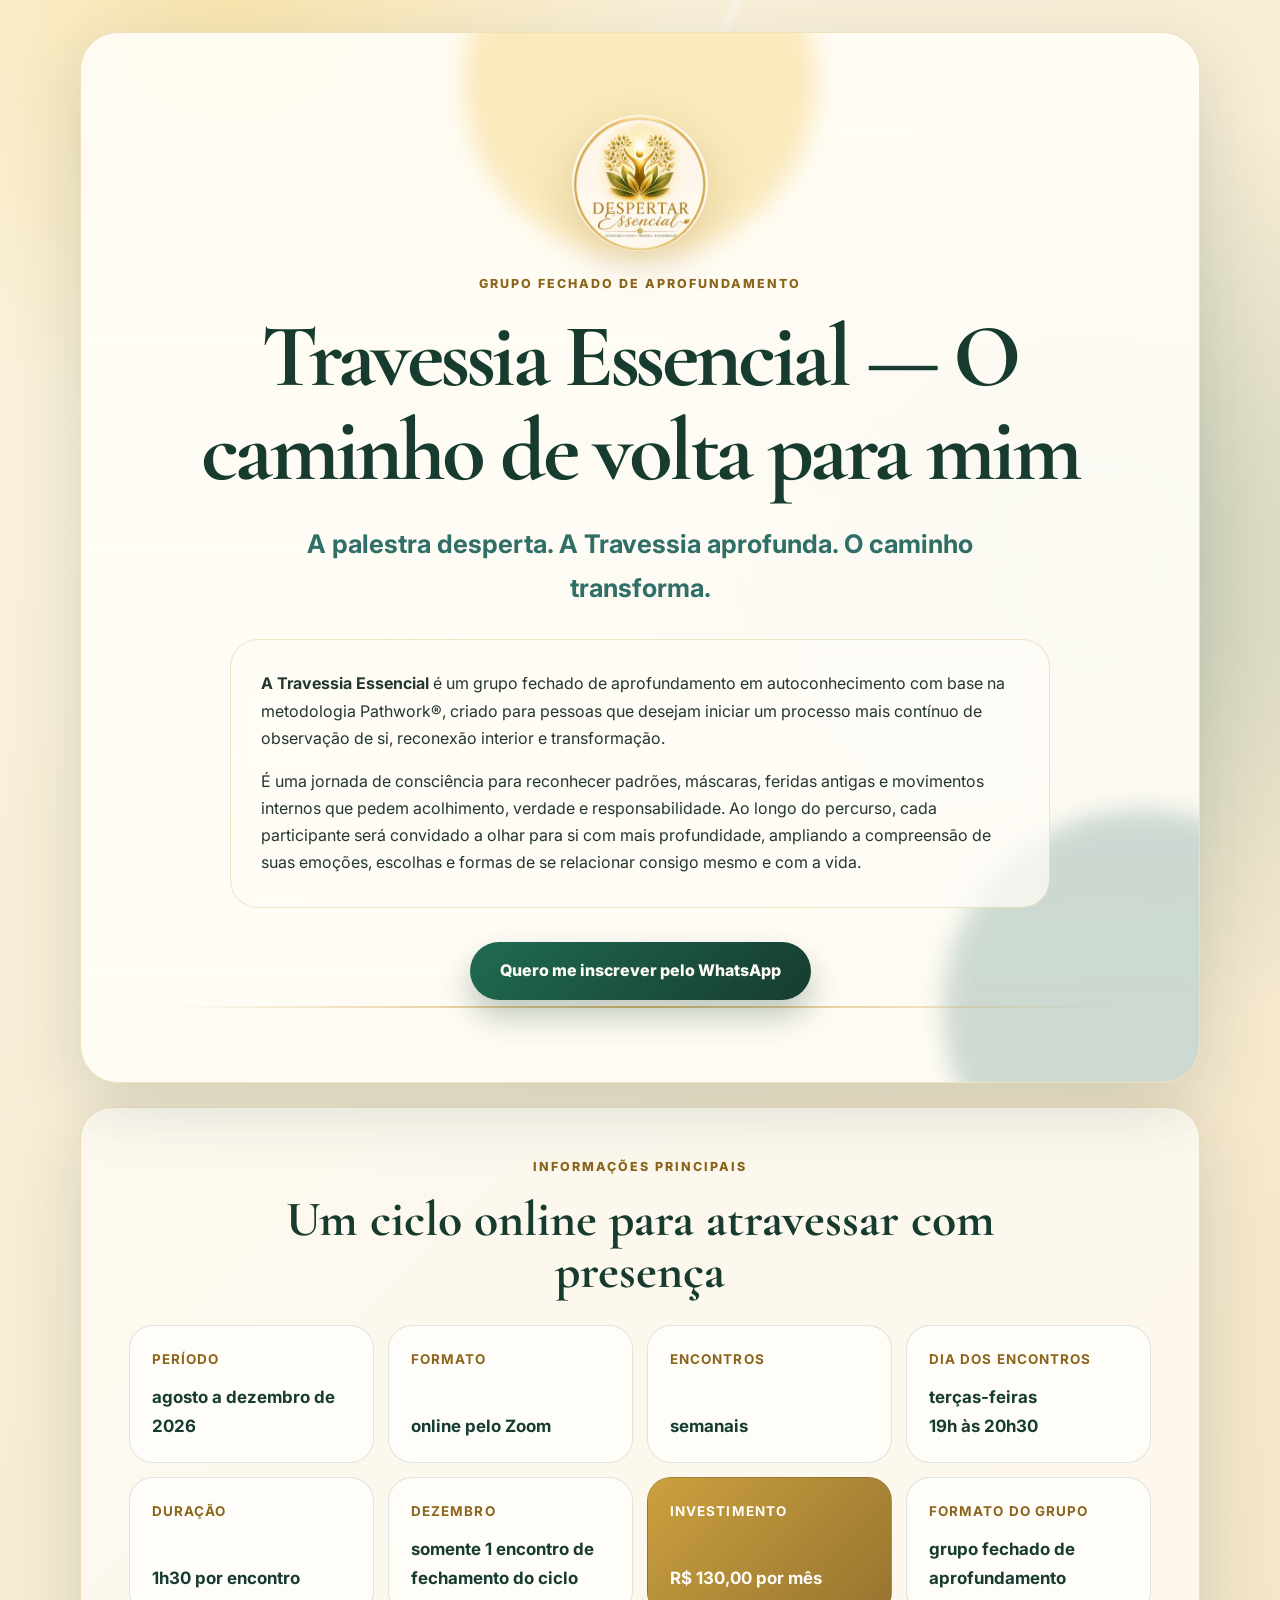
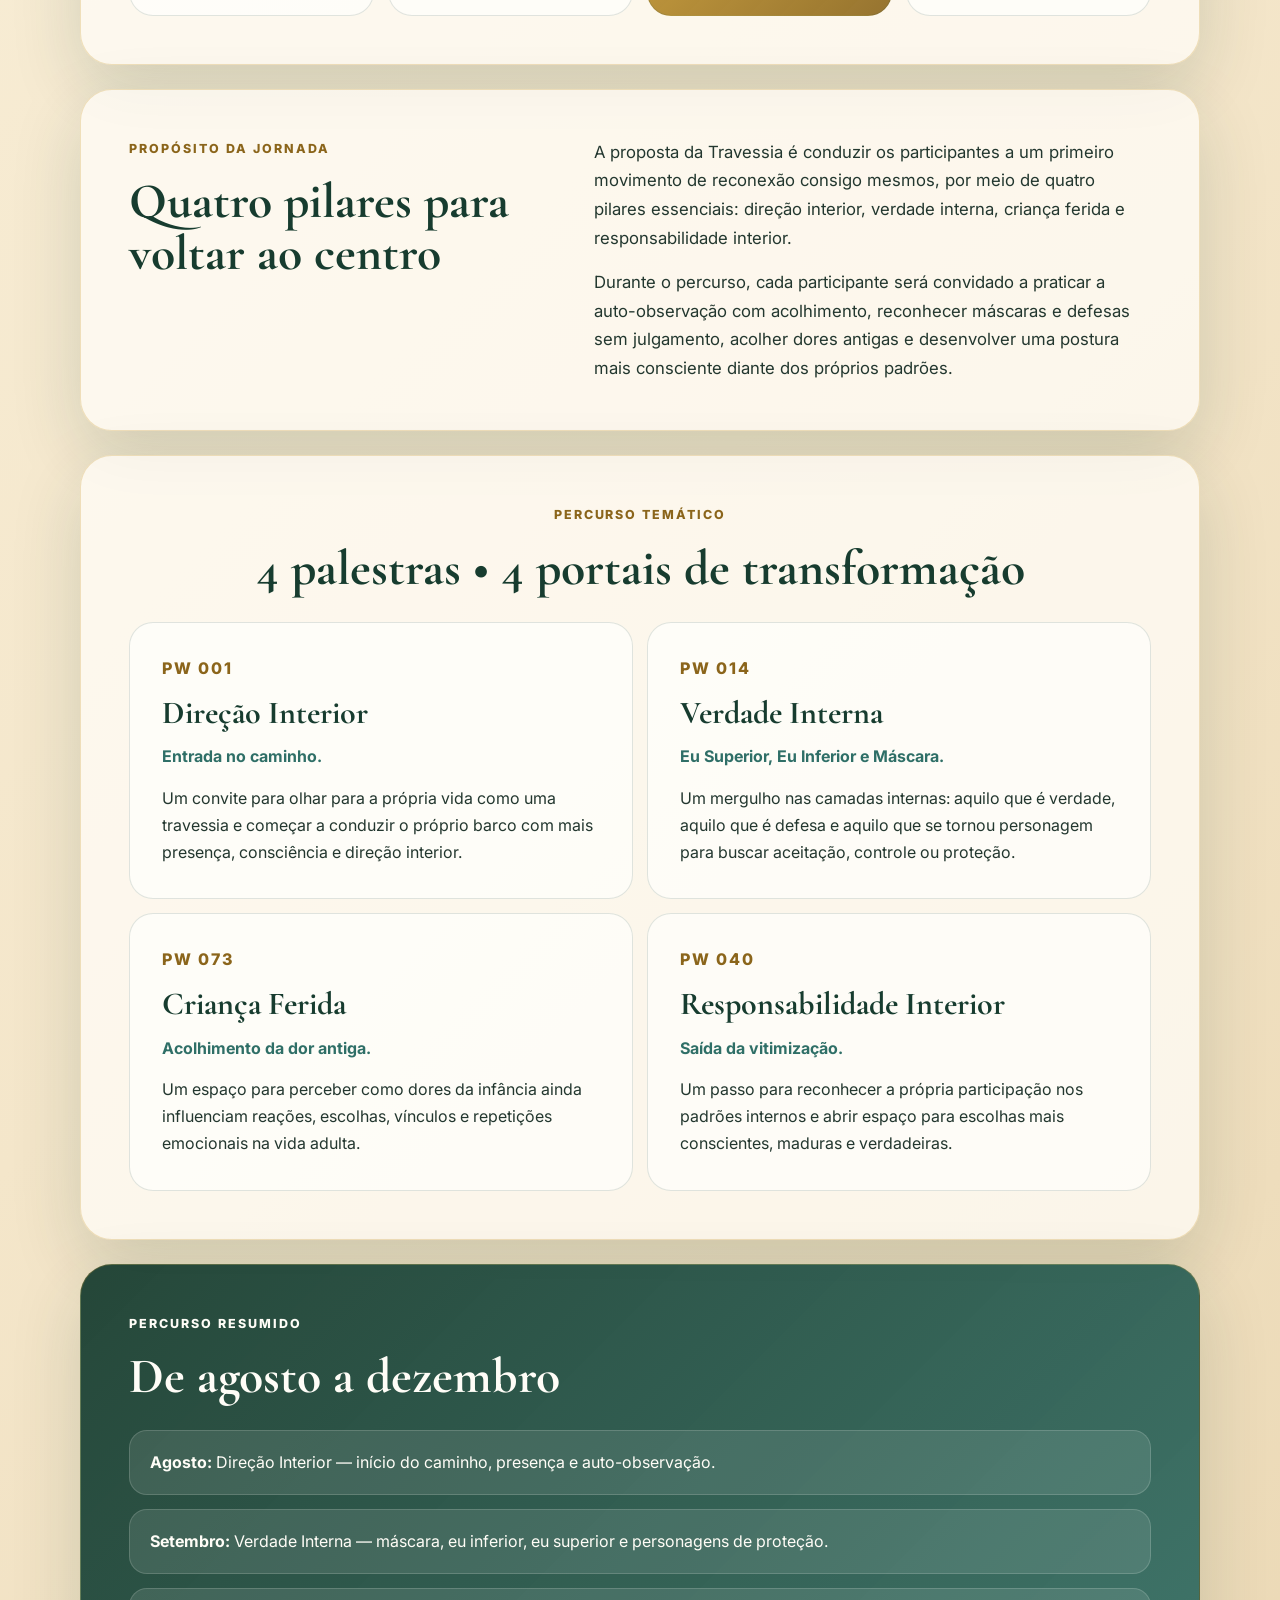
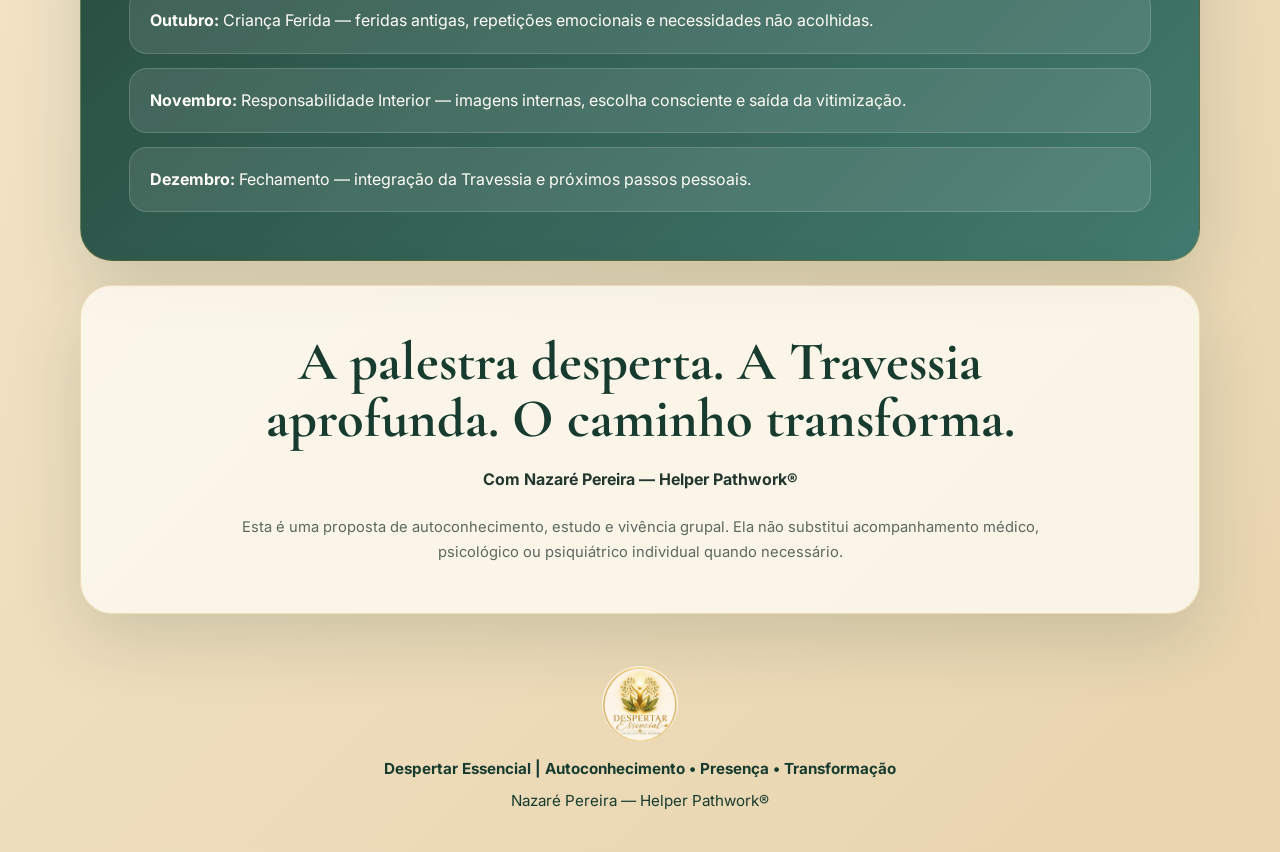
<file: index.html>
<!DOCTYPE html>
<html lang="pt-BR">
  <head>
    <meta charset="UTF-8" />
    <meta name="viewport" content="width=device-width, initial-scale=1.0" />
    <meta
      name="description"
      content="Travessia Essencial — O caminho de volta para mim: grupo fechado online de aprofundamento em autoconhecimento com base na metodologia Pathwork® e facilitação de Nazaré Pereira."
    />
    <title>Travessia Essencial — O caminho de volta para mim</title>
    <link rel="preconnect" href="https://fonts.googleapis.com" />
    <link rel="preconnect" href="https://fonts.gstatic.com" crossorigin />
    <link
      href="https://fonts.googleapis.com/css2?family=Cormorant+Garamond:wght@500;600;700&family=Inter:wght@400;500;600;700;800&display=swap"
      rel="stylesheet"
    />
    <link rel="stylesheet" href="styles.css" />
  </head>
  <body>
    <main class="page-shell">
      <section class="hero" aria-labelledby="main-title">
        <div class="hero__glow hero__glow--sun" aria-hidden="true"></div>
        <div class="hero__glow hero__glow--sea" aria-hidden="true"></div>
        <div class="hero__content">
          <img
            class="brand-logo"
            src="assets/logo-despertar-essencial.jpeg.jpeg"
            alt="Logo Despertar Essencial"
            width="132"
            height="132"
          />
          <p class="eyebrow">Grupo fechado de aprofundamento</p>
          <h1 id="main-title">Travessia Essencial — O caminho de volta para mim</h1>
          <p class="support">A palestra desperta. A Travessia aprofunda. O caminho transforma.</p>
          <div class="intro-panel">
            <p>
              <strong>A Travessia Essencial</strong> é um grupo fechado de aprofundamento em
              autoconhecimento com base na metodologia Pathwork®, criado para pessoas que desejam
              iniciar um processo mais contínuo de observação de si, reconexão interior e
              transformação.
            </p>
            <p>
              É uma jornada de consciência para reconhecer padrões, máscaras, feridas antigas e
              movimentos internos que pedem acolhimento, verdade e responsabilidade. Ao longo do
              percurso, cada participante será convidado a olhar para si com mais profundidade,
              ampliando a compreensão de suas emoções, escolhas e formas de se relacionar consigo
              mesmo e com a vida.
            </p>
          </div>
          <a class="cta-button" id="whatsapp-link" href="#" target="_blank" rel="noopener noreferrer">
            Quero me inscrever pelo WhatsApp
          </a>
        </div>
      </section>

      <section class="section" aria-labelledby="info-title">
        <div class="section-heading">
          <p class="eyebrow">Informações principais</p>
          <h2 id="info-title">Um ciclo online para atravessar com presença</h2>
        </div>
        <div class="info-grid">
          <article class="info-card"><strong>Período</strong><span>agosto a dezembro de 2026</span></article>
          <article class="info-card"><strong>Formato</strong><span>online pelo Zoom</span></article>
          <article class="info-card"><strong>Encontros</strong><span>semanais</span></article>
          <article class="info-card"><strong>Dia dos encontros</strong><span>terças-feiras<br />19h às 20h30</span></article>
          <article class="info-card"><strong>Duração</strong><span>1h30 por encontro</span></article>
          <article class="info-card"><strong>Dezembro</strong><span>somente 1 encontro de fechamento do ciclo</span></article>
          <article class="info-card info-card--gold"><strong>Investimento</strong><span>R$ 130,00 por mês</span></article>
          <article class="info-card"><strong>Formato do grupo</strong><span>grupo fechado de aprofundamento</span></article>
        </div>
      </section>

      <section class="section purpose" aria-labelledby="purpose-title">
        <div class="section-heading section-heading--left">
          <p class="eyebrow">Propósito da jornada</p>
          <h2 id="purpose-title">Quatro pilares para voltar ao centro</h2>
        </div>
        <div class="purpose__text">
          <p>
            A proposta da Travessia é conduzir os participantes a um primeiro movimento de
            reconexão consigo mesmos, por meio de quatro pilares essenciais: direção interior,
            verdade interna, criança ferida e responsabilidade interior.
          </p>
          <p>
            Durante o percurso, cada participante será convidado a praticar a auto-observação com
            acolhimento, reconhecer máscaras e defesas sem julgamento, acolher dores antigas e
            desenvolver uma postura mais consciente diante dos próprios padrões.
          </p>
        </div>
      </section>

      <section class="section" aria-labelledby="portals-title">
        <div class="section-heading">
          <p class="eyebrow">Percurso temático</p>
          <h2 id="portals-title">4 palestras • 4 portais de transformação</h2>
        </div>
        <div class="portal-grid">
          <article class="portal-card">
            <span>PW 001</span>
            <h3>Direção Interior</h3>
            <p><strong>Entrada no caminho.</strong></p>
            <p>Um convite para olhar para a própria vida como uma travessia e começar a conduzir o próprio barco com mais presença, consciência e direção interior.</p>
          </article>
          <article class="portal-card">
            <span>PW 014</span>
            <h3>Verdade Interna</h3>
            <p><strong>Eu Superior, Eu Inferior e Máscara.</strong></p>
            <p>Um mergulho nas camadas internas: aquilo que é verdade, aquilo que é defesa e aquilo que se tornou personagem para buscar aceitação, controle ou proteção.</p>
          </article>
          <article class="portal-card">
            <span>PW 073</span>
            <h3>Criança Ferida</h3>
            <p><strong>Acolhimento da dor antiga.</strong></p>
            <p>Um espaço para perceber como dores da infância ainda influenciam reações, escolhas, vínculos e repetições emocionais na vida adulta.</p>
          </article>
          <article class="portal-card">
            <span>PW 040</span>
            <h3>Responsabilidade Interior</h3>
            <p><strong>Saída da vitimização.</strong></p>
            <p>Um passo para reconhecer a própria participação nos padrões internos e abrir espaço para escolhas mais conscientes, maduras e verdadeiras.</p>
          </article>
        </div>
      </section>

      <section class="section journey" aria-labelledby="journey-title">
        <div class="section-heading section-heading--left">
          <p class="eyebrow">Percurso resumido</p>
          <h2 id="journey-title">De agosto a dezembro</h2>
        </div>
        <ul class="journey-list">
          <li><strong>Agosto:</strong> Direção Interior — início do caminho, presença e auto-observação.</li>
          <li><strong>Setembro:</strong> Verdade Interna — máscara, eu inferior, eu superior e personagens de proteção.</li>
          <li><strong>Outubro:</strong> Criança Ferida — feridas antigas, repetições emocionais e necessidades não acolhidas.</li>
          <li><strong>Novembro:</strong> Responsabilidade Interior — imagens internas, escolha consciente e saída da vitimização.</li>
          <li><strong>Dezembro:</strong> Fechamento — integração da Travessia e próximos passos pessoais.</li>
        </ul>
      </section>

      <section class="closing-card" aria-label="Inscrição e facilitadora">
        <p class="impact">A palestra desperta. A Travessia aprofunda. O caminho transforma.</p>
        <p><strong>Com Nazaré Pereira — Helper Pathwork®</strong></p>
        <p class="disclaimer">
          Esta é uma proposta de autoconhecimento, estudo e vivência grupal. Ela não substitui
          acompanhamento médico, psicológico ou psiquiátrico individual quando necessário.
        </p>
      </section>
    </main>

    <footer class="footer">
      <img src="assets/logo-despertar-essencial.jpeg.jpeg" alt="Logo Despertar Essencial" width="76" height="76" />
      <p><strong>Despertar Essencial | Autoconhecimento • Presença • Transformação</strong></p>
      <p>Nazaré Pereira — Helper Pathwork®</p>
    </footer>

    <script src="script.js"></script>
  </body>
</html>
</file>
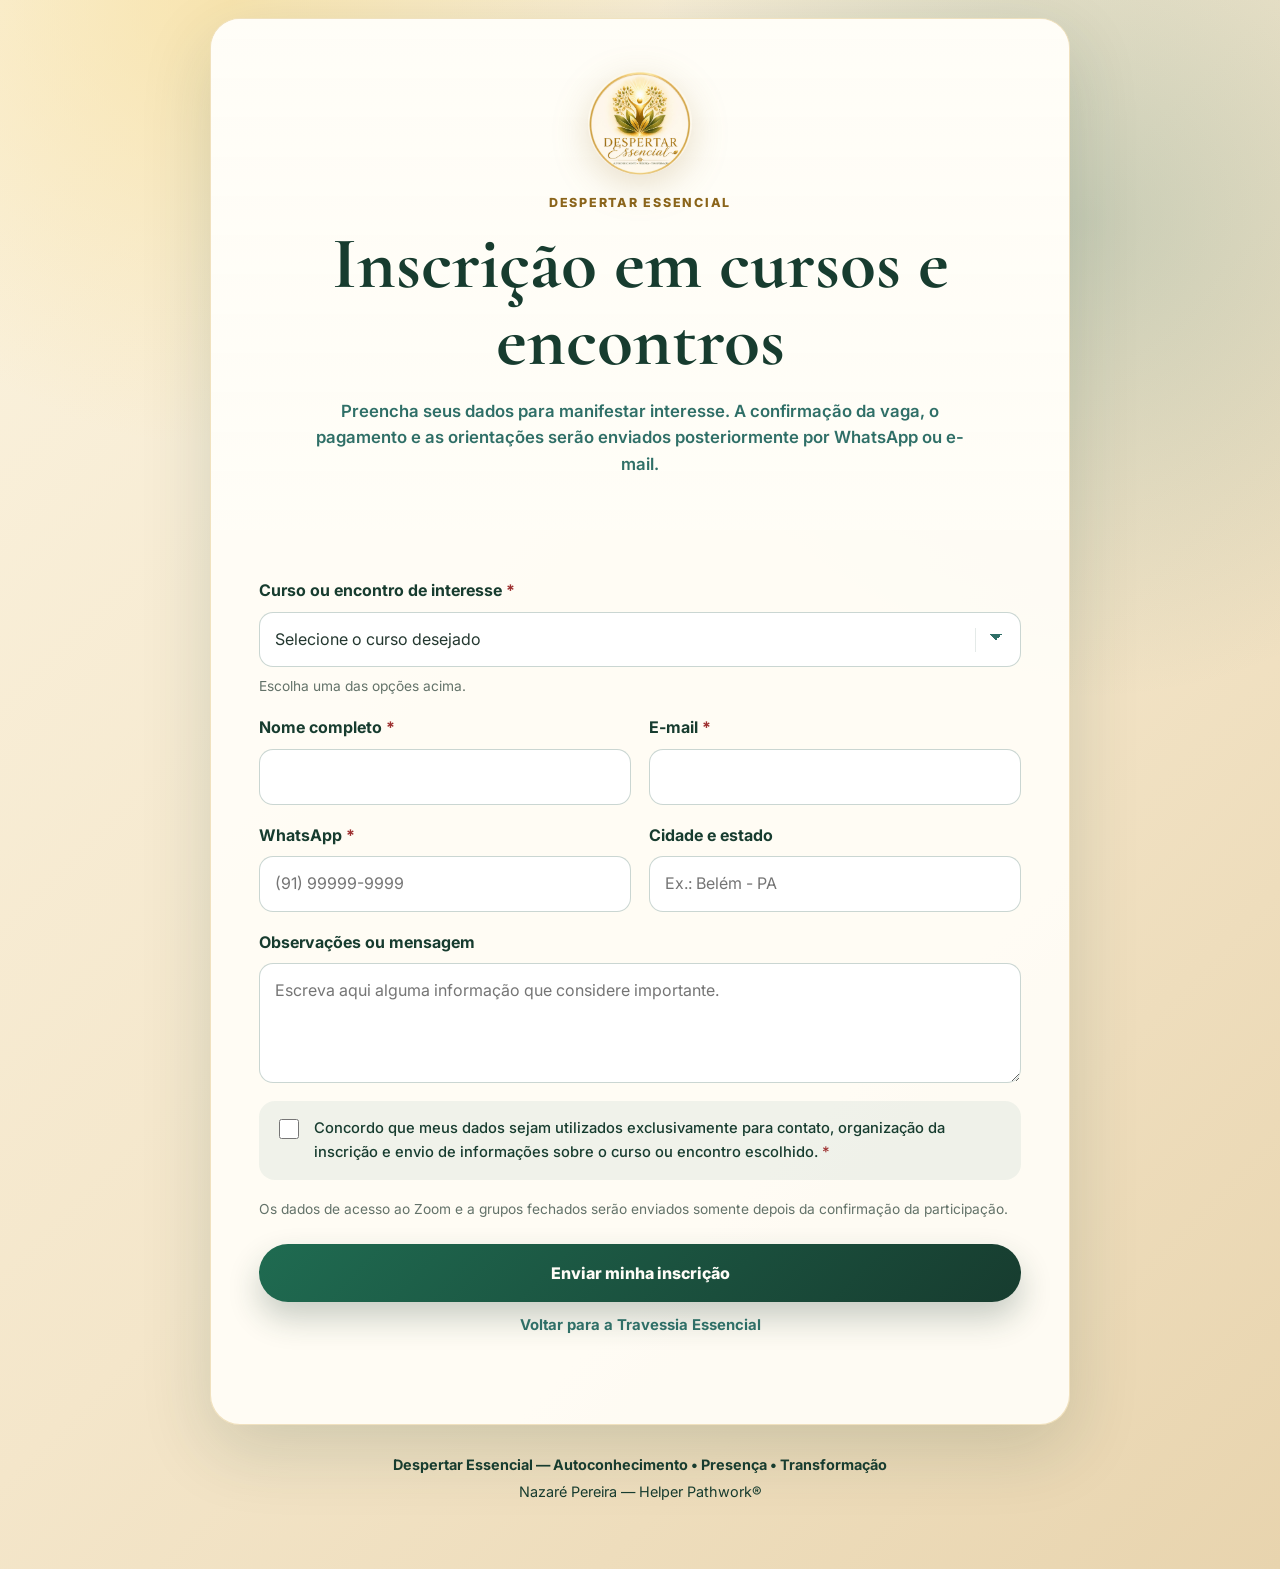
<file: inscricao.html>
<!DOCTYPE html>
<html lang="pt-BR">
  <head>
    <meta charset="UTF-8" />
    <meta name="viewport" content="width=device-width, initial-scale=1.0" />
    <meta name="robots" content="noindex,nofollow" />
    <meta name="description" content="Formulário de interesse para cursos e encontros do Despertar Essencial." />
    <title>Inscrição em cursos e encontros | Despertar Essencial</title>
    <link rel="preconnect" href="https://fonts.googleapis.com" />
    <link rel="preconnect" href="https://fonts.gstatic.com" crossorigin />
    <link href="https://fonts.googleapis.com/css2?family=Cormorant+Garamond:wght@600;700&family=Inter:wght@400;500;600;700;800&display=swap" rel="stylesheet" />
    <style>
      :root {
        --cream: #fbf3df;
        --deep-gold: #8b651b;
        --forest: #173c2f;
        --sea: #2f6f67;
        --white: #fffdf7;
        --ink: #23372f;
        --muted: #637269;
        --danger: #9d2f2f;
        --shadow: 0 24px 70px rgba(23, 60, 47, 0.16);
      }
      * { box-sizing: border-box; }
      body {
        margin: 0;
        min-height: 100vh;
        color: var(--ink);
        background:
          radial-gradient(circle at 18% 0%, rgba(247, 223, 157, 0.72), transparent 28rem),
          radial-gradient(circle at 85% 14%, rgba(47, 111, 103, 0.22), transparent 30rem),
          linear-gradient(135deg, var(--cream) 0%, #f4e6ca 52%, #e8d4ae 100%);
        font-family: "Inter", system-ui, sans-serif;
        line-height: 1.6;
      }
      .page-shell { width: min(860px, calc(100% - 24px)); margin: 0 auto; padding: 18px 0 36px; }
      .card { overflow: hidden; border: 1px solid rgba(200, 155, 53, 0.28); border-radius: 30px; background: rgba(255, 253, 247, 0.94); box-shadow: var(--shadow); }
      .header {
        padding: clamp(28px, 6vw, 52px) clamp(20px, 6vw, 48px);
        background:
          linear-gradient(rgba(255, 253, 247, 0.89), rgba(255, 253, 247, 0.94)),
          url("https://images.unsplash.com/photo-1500530855697-b586d89ba3ee?auto=format&fit=crop&w=1400&q=80") center/cover;
        text-align: center;
      }
      .logo { display: block; width: 104px; height: auto; margin: 0 auto 18px; border-radius: 50%; filter: drop-shadow(0 10px 18px rgba(139, 101, 27, 0.2)); }
      .eyebrow { margin: 0 0 12px; color: var(--deep-gold); font-size: 0.78rem; font-weight: 800; letter-spacing: 0.14em; text-transform: uppercase; }
      h1, h2 { margin: 0; color: var(--forest); font-family: "Cormorant Garamond", Georgia, serif; line-height: 1.05; }
      h1 { font-size: clamp(2.35rem, 7vw, 4.6rem); }
      h2 { font-size: clamp(2rem, 6vw, 3.25rem); }
      .subtitle { max-width: 650px; margin: 18px auto 0; color: var(--sea); font-size: 1.05rem; font-weight: 600; }
      .content { padding: clamp(24px, 6vw, 48px); }
      .form-grid { display: grid; grid-template-columns: repeat(2, minmax(0, 1fr)); gap: 18px; }
      .field { display: grid; gap: 8px; }
      .field--full { grid-column: 1 / -1; }
      label { color: var(--forest); font-weight: 700; }
      .required { color: var(--danger); }
      input, select, textarea {
        width: 100%;
        border: 1px solid rgba(36, 83, 67, 0.24);
        border-radius: 14px;
        background: #fff;
        color: var(--ink);
        font: inherit;
        padding: 14px 15px;
        outline: none;
      }
      select {
        appearance: none;
        -webkit-appearance: none;
        -moz-appearance: none;
        padding-right: 54px;
        background-image:
          linear-gradient(45deg, transparent 50%, var(--sea) 50%),
          linear-gradient(135deg, var(--sea) 50%, transparent 50%),
          linear-gradient(to right, rgba(36, 83, 67, 0.12), rgba(36, 83, 67, 0.12));
        background-position:
          calc(100% - 24px) calc(50% - 3px),
          calc(100% - 18px) calc(50% - 3px),
          calc(100% - 44px) 50%;
        background-size: 6px 6px, 6px 6px, 1px 24px;
        background-repeat: no-repeat;
      }
      input:focus, select:focus, textarea:focus { border-color: var(--sea); box-shadow: 0 0 0 4px rgba(47, 111, 103, 0.12); }
      textarea { min-height: 120px; resize: vertical; }
      .help, .privacy { margin: 0; color: var(--muted); font-size: 0.86rem; }
      .consent { display: flex; align-items: flex-start; gap: 12px; padding: 16px; border-radius: 16px; background: rgba(47, 111, 103, 0.07); }
      .consent input { width: 20px; height: 20px; margin-top: 2px; flex: 0 0 auto; }
      .consent label { font-size: 0.92rem; font-weight: 500; }
      .privacy { margin-top: 18px; }
      .actions { display: grid; gap: 12px; margin-top: 24px; }
      .button {
        display: inline-flex;
        align-items: center;
        justify-content: center;
        min-height: 58px;
        border: 0;
        border-radius: 999px;
        padding: 0 28px;
        color: var(--white);
        background: linear-gradient(135deg, #1f6b51, var(--forest));
        box-shadow: 0 16px 32px rgba(23, 60, 47, 0.24);
        font: inherit;
        font-weight: 800;
        text-decoration: none;
        cursor: pointer;
      }
      .button:disabled { opacity: 0.62; cursor: wait; }
      .back-link { justify-self: center; color: var(--sea); font-size: 0.93rem; font-weight: 700; text-decoration: none; }
      .status { min-height: 24px; margin: 14px 0 0; color: var(--forest); text-align: center; font-size: 0.92rem; font-weight: 600; }
      .confirmation { display: none; padding: clamp(36px, 8vw, 68px) clamp(22px, 7vw, 56px); text-align: center; }
      .check { display: grid; place-items: center; width: 78px; height: 78px; margin: 0 auto 22px; border-radius: 50%; background: linear-gradient(135deg, var(--sea), var(--forest)); color: #fff; font-size: 2.8rem; font-weight: 800; }
      .confirmation p { max-width: 620px; margin: 18px auto 0; color: var(--muted); }
      .confirmation .button { margin-top: 26px; }
      .footer { padding: 24px 18px 30px; color: var(--forest); text-align: center; font-size: 0.9rem; }
      .footer p { margin: 4px 0 0; }
      @media (max-width: 680px) {
        .page-shell { width: min(100% - 16px, 860px); padding-top: 8px; }
        .card { border-radius: 24px; }
        .form-grid { grid-template-columns: 1fr; }
        .field--full { grid-column: auto; }
        .button { width: 100%; padding: 0 18px; }
      }
    </style>
  </head>
  <body>
    <main class="page-shell">
      <section class="card" aria-labelledby="page-title">
        <header class="header">
          <img class="logo" src="assets/logo-despertar-essencial.jpeg.jpeg" alt="Logo Despertar Essencial" width="104" height="104" />
          <p class="eyebrow">Despertar Essencial</p>
          <h1 id="page-title">Inscrição em cursos e encontros</h1>
          <p class="subtitle">Preencha seus dados para manifestar interesse. A confirmação da vaga, o pagamento e as orientações serão enviados posteriormente por WhatsApp ou e-mail.</p>
        </header>
        <div class="content" id="form-area">
          <form id="course-form" action="https://formspree.io/f/xkodjngg" method="POST">
            <div class="form-grid">
              <div class="field field--full">
                <label for="curso">Curso ou encontro de interesse <span class="required">*</span></label>
                <select id="curso" name="curso" required>
                  <option value="" selected disabled>Selecione o curso desejado</option>
                  <option value="Travessia Essencial">Travessia Essencial</option>
                  <option value="Roda de Conversa">Roda de Conversa</option>
                </select>
                <p class="help">Escolha uma das opções acima.</p>
              </div>
              <div class="field">
                <label for="nome">Nome completo <span class="required">*</span></label>
                <input id="nome" name="nome" type="text" required autocomplete="name" />
              </div>
              <div class="field">
                <label for="email">E-mail <span class="required">*</span></label>
                <input id="email" name="email" type="email" required autocomplete="email" />
              </div>
              <div class="field">
                <label for="whatsapp">WhatsApp <span class="required">*</span></label>
                <input id="whatsapp" name="whatsapp" type="tel" placeholder="(91) 99999-9999" required autocomplete="tel" />
              </div>
              <div class="field">
                <label for="cidade_estado">Cidade e estado</label>
                <input id="cidade_estado" name="cidade_estado" type="text" placeholder="Ex.: Belém - PA" />
              </div>
              <div class="field field--full">
                <label for="observacoes">Observações ou mensagem</label>
                <textarea id="observacoes" name="observacoes" placeholder="Escreva aqui alguma informação que considere importante."></textarea>
              </div>
              <div class="field field--full">
                <div class="consent">
                  <input id="consentimento" name="consentimento" type="checkbox" value="sim" required />
                  <label for="consentimento">Concordo que meus dados sejam utilizados exclusivamente para contato, organização da inscrição e envio de informações sobre o curso ou encontro escolhido. <span class="required">*</span></label>
                </div>
              </div>
            </div>
            <input type="hidden" name="_subject" value="Nova inscrição — Despertar Essencial" />
            <input type="text" name="_gotcha" tabindex="-1" autocomplete="off" style="position:absolute;left:-9999px" aria-hidden="true" />
            <p class="privacy">Os dados de acesso ao Zoom e a grupos fechados serão enviados somente depois da confirmação da participação.</p>
            <div class="actions">
              <button class="button" id="submit-button" type="submit">Enviar minha inscrição</button>
              <a class="back-link" href="index.html">Voltar para a Travessia Essencial</a>
            </div>
            <p class="status" id="form-status" role="status" aria-live="polite"></p>
          </form>
        </div>
        <div class="confirmation" id="confirmation-area" aria-live="polite">
          <div class="check" aria-hidden="true">✓</div>
          <h2>Inscrição recebida!</h2>
          <p>Agradecemos seu interesse. Entraremos em contato pelo WhatsApp ou por e-mail para confirmar a vaga, orientar sobre o pagamento e enviar as informações do curso.</p>
          <a class="button" href="index.html">Voltar ao site</a>
        </div>
      </section>
      <footer class="footer">
        <p><strong>Despertar Essencial — Autoconhecimento • Presença • Transformação</strong></p>
        <p>Nazaré Pereira — Helper Pathwork®</p>
      </footer>
    </main>
    <script>
      const form = document.querySelector("#course-form");
      const formArea = document.querySelector("#form-area");
      const confirmationArea = document.querySelector("#confirmation-area");
      const statusMessage = document.querySelector("#form-status");
      const submitButton = document.querySelector("#submit-button");
      const courseField = document.querySelector("#curso");
      const queryCourse = new URLSearchParams(window.location.search).get("curso");
      if (queryCourse && Array.from(courseField.options).some((option) => option.value === queryCourse)) {
        courseField.value = queryCourse;
      }
      form.addEventListener("submit", async (event) => {
        event.preventDefault();
        if (!form.reportValidity()) return;
        submitButton.disabled = true;
        submitButton.textContent = "Enviando...";
        statusMessage.textContent = "Aguarde um instante.";
        try {
          const response = await fetch(form.action, {
            method: "POST",
            body: new FormData(form),
            headers: { Accept: "application/json" }
          });
          if (!response.ok) throw new Error("Falha no envio");
          form.reset();
          formArea.style.display = "none";
          confirmationArea.style.display = "block";
          window.scrollTo({ top: 0, behavior: "smooth" });
        } catch (error) {
          statusMessage.textContent = "Não foi possível enviar agora. Verifique sua conexão e tente novamente.";
          submitButton.disabled = false;
          submitButton.textContent = "Enviar minha inscrição";
        }
      });
    </script>
  </body>
</html>
</file>
<file: styles.css>
:root {
  --cream: #fbf3df;
  --solar: #f7df9d;
  --sand: #ead7b7;
  --gold: #c89b35;
  --deep-gold: #8b651b;
  --forest: #173c2f;
  --forest-2: #245343;
  --moss: #5f734d;
  --sea: #2f6f67;
  --white: #fffdf7;
  --ink: #23372f;
  --shadow: 0 24px 70px rgba(23, 60, 47, 0.16);
}

* { box-sizing: border-box; }

html { scroll-behavior: smooth; }

body {
  margin: 0;
  min-height: 100vh;
  color: var(--ink);
  background:
    radial-gradient(circle at 18% 0%, rgba(247, 223, 157, 0.72), transparent 28rem),
    radial-gradient(circle at 85% 14%, rgba(47, 111, 103, 0.22), transparent 30rem),
    linear-gradient(135deg, var(--cream) 0%, #f4e6ca 52%, #e8d4ae 100%);
  font-family: "Inter", system-ui, -apple-system, BlinkMacSystemFont, "Segoe UI", sans-serif;
  line-height: 1.7;
}

body::before {
  content: "";
  position: fixed;
  inset: 0;
  pointer-events: none;
  background:
    linear-gradient(115deg, transparent 0 43%, rgba(255,255,255,0.28) 43.2% 43.6%, transparent 44% 100%),
    radial-gradient(ellipse at bottom, rgba(23, 60, 47, 0.08), transparent 48%);
}

.page-shell {
  position: relative;
  width: min(1120px, calc(100% - 32px));
  margin: 0 auto;
  padding: 32px 0 28px;
}

.hero, .section, .closing-card {
  border: 1px solid rgba(200, 155, 53, 0.28);
  box-shadow: var(--shadow);
}

.hero {
  position: relative;
  overflow: hidden;
  display: grid;
  place-items: center;
  min-height: 86vh;
  padding: clamp(40px, 7vw, 82px) clamp(20px, 6vw, 72px);
  border-radius: 38px;
  background:
    linear-gradient(rgba(255, 253, 247, 0.9), rgba(255, 253, 247, 0.92)),
    url("https://images.unsplash.com/photo-1500530855697-b586d89ba3ee?auto=format&fit=crop&w=1600&q=80") center/cover;
}

.hero::after {
  content: "";
  position: absolute;
  left: 8%;
  right: 8%;
  bottom: 7%;
  height: 2px;
  background: linear-gradient(90deg, transparent, rgba(200, 155, 53, 0.7), transparent);
}

.hero__glow { position: absolute; border-radius: 999px; filter: blur(12px); }
.hero__glow--sun { inset: -8rem auto auto 50%; width: 22rem; height: 22rem; background: rgba(247, 223, 157, 0.65); transform: translateX(-50%); }
.hero__glow--sea { inset: auto -9rem -8rem auto; width: 25rem; height: 25rem; background: rgba(47, 111, 103, 0.24); }

.hero__content { position: relative; z-index: 1; max-width: 920px; text-align: center; }

.brand-logo {
  display: block;
  width: clamp(92px, 13vw, 136px);
  height: auto;
  margin: 0 auto 22px;
  border-radius: 50%;
  filter: drop-shadow(0 12px 22px rgba(139, 101, 27, 0.22));
}

.eyebrow {
  margin: 0 0 16px;
  color: var(--deep-gold);
  font-size: 0.78rem;
  font-weight: 800;
  letter-spacing: 0.16em;
  text-transform: uppercase;
}

h1, h2, h3 { margin: 0; font-family: "Cormorant Garamond", Georgia, serif; line-height: 1.05; }
h1 { color: var(--forest); font-size: clamp(2.55rem, 7vw, 5.65rem); letter-spacing: -0.04em; }
h2 { color: var(--forest); font-size: clamp(2rem, 4vw, 3.1rem); }
h3 { color: var(--forest); font-size: clamp(1.55rem, 3vw, 2rem); }

.support {
  max-width: 760px;
  margin: 24px auto 0;
  color: var(--sea);
  font-size: clamp(1.16rem, 2.4vw, 1.6rem);
  font-weight: 700;
}

.intro-panel {
  max-width: 820px;
  margin: 30px auto 0;
  padding: clamp(20px, 4vw, 30px);
  border: 1px solid rgba(200, 155, 53, 0.25);
  border-radius: 28px;
  background: rgba(255, 253, 247, 0.72);
  text-align: left;
  backdrop-filter: blur(8px);
}

.intro-panel p { margin: 0; }
.intro-panel p + p { margin-top: 16px; }

.cta-button {
  display: inline-flex;
  align-items: center;
  justify-content: center;
  min-height: 58px;
  margin-top: 34px;
  padding: 0 30px;
  border-radius: 999px;
  color: var(--white);
  background: linear-gradient(135deg, #1f6b51, var(--forest));
  box-shadow: 0 16px 32px rgba(23, 60, 47, 0.28);
  font-weight: 800;
  text-decoration: none;
  transition: transform 180ms ease, box-shadow 180ms ease, background 180ms ease;
}

.cta-button:hover, .cta-button:focus-visible {
  transform: translateY(-2px);
  background: linear-gradient(135deg, var(--gold), var(--deep-gold));
  box-shadow: 0 18px 38px rgba(139, 101, 27, 0.32);
}

.section, .closing-card {
  margin-top: 24px;
  padding: clamp(26px, 5vw, 48px);
  border-radius: 32px;
  background: rgba(255, 253, 247, 0.76);
}

.section-heading { max-width: 780px; margin: 0 auto 28px; text-align: center; }
.section-heading--left { margin-left: 0; text-align: left; }

.info-grid, .portal-grid {
  display: grid;
  grid-template-columns: repeat(4, minmax(0, 1fr));
  gap: 14px;
}

.info-card, .portal-card {
  border: 1px solid rgba(36, 83, 67, 0.14);
  border-radius: 24px;
  background: rgba(255, 255, 255, 0.58);
}

.info-card {
  min-height: 132px;
  padding: 22px;
  display: flex;
  flex-direction: column;
  justify-content: space-between;
  gap: 12px;
}

.info-card strong { color: var(--deep-gold); font-size: 0.84rem; letter-spacing: 0.08em; text-transform: uppercase; }
.info-card span { color: var(--forest); font-size: 1.06rem; font-weight: 700; }
.info-card--gold { background: linear-gradient(135deg, rgba(200, 155, 53, 0.95), rgba(139, 101, 27, 0.9)); }
.info-card--gold strong, .info-card--gold span { color: var(--white); }

.purpose { display: grid; grid-template-columns: 0.85fr 1.15fr; gap: clamp(22px, 5vw, 54px); align-items: start; }
.purpose__text p { margin: 0; font-size: 1.05rem; }
.purpose__text p + p { margin-top: 16px; }

.portal-grid { grid-template-columns: repeat(2, minmax(0, 1fr)); }
.portal-card { padding: clamp(22px, 4vw, 32px); }
.portal-card span { display: inline-flex; margin-bottom: 14px; color: var(--deep-gold); font-weight: 800; letter-spacing: 0.12em; }
.portal-card p { margin: 14px 0 0; }
.portal-card strong { color: var(--sea); }

.journey { background: linear-gradient(135deg, rgba(23, 60, 47, 0.94), rgba(47, 111, 103, 0.9)); color: var(--white); }
.journey h2, .journey .eyebrow { color: var(--white); }
.journey-list { display: grid; gap: 14px; margin: 0; padding: 0; list-style: none; }
.journey-list li { padding: 18px 20px; border-radius: 18px; background: rgba(255, 253, 247, 0.1); border: 1px solid rgba(255, 253, 247, 0.16); }

.closing-card { text-align: center; }
.impact { max-width: 760px; margin: 0 auto 18px; color: var(--forest); font-family: "Cormorant Garamond", Georgia, serif; font-size: clamp(2rem, 5vw, 3.4rem); font-weight: 700; line-height: 1.05; }
.disclaimer { max-width: 820px; margin: 22px auto 0; color: rgba(35, 55, 47, 0.74); font-size: 0.92rem; }

.footer {
  position: relative;
  width: min(1120px, calc(100% - 32px));
  margin: 0 auto;
  padding: 24px 0 38px;
  color: var(--forest);
  text-align: center;
  font-size: 0.95rem;
}
.footer img { width: 76px; height: auto; border-radius: 50%; opacity: 0.92; }
.footer p { margin: 6px 0 0; }

@media (max-width: 900px) {
  .info-grid { grid-template-columns: repeat(2, minmax(0, 1fr)); }
  .purpose { grid-template-columns: 1fr; }
}

@media (max-width: 720px) {
  .page-shell { width: min(100% - 20px, 1120px); padding-top: 10px; }
  .hero { min-height: auto; padding: 38px 18px; border-radius: 26px; }
  .intro-panel { text-align: left; }
  .info-grid, .portal-grid { grid-template-columns: 1fr; }
  .section, .closing-card { border-radius: 24px; }
  .cta-button { width: 100%; padding: 0 18px; }
}
</file>
